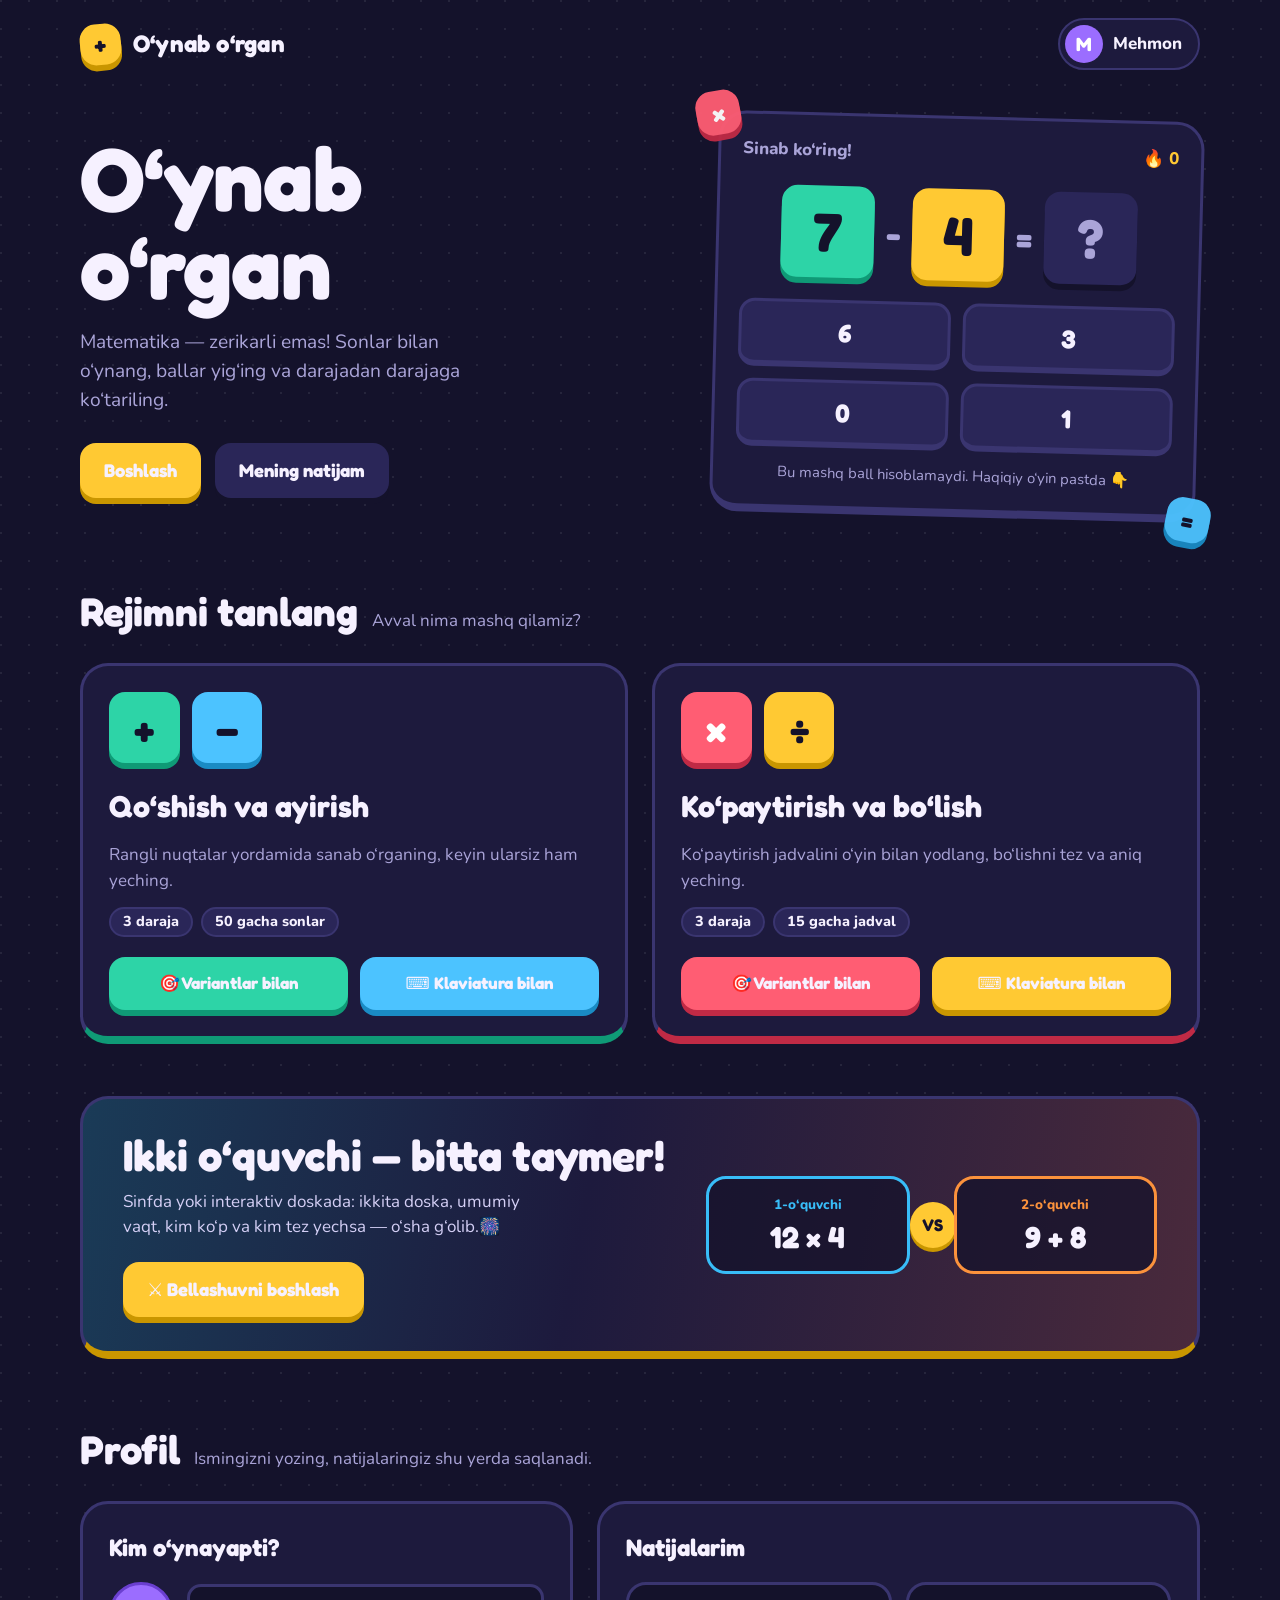
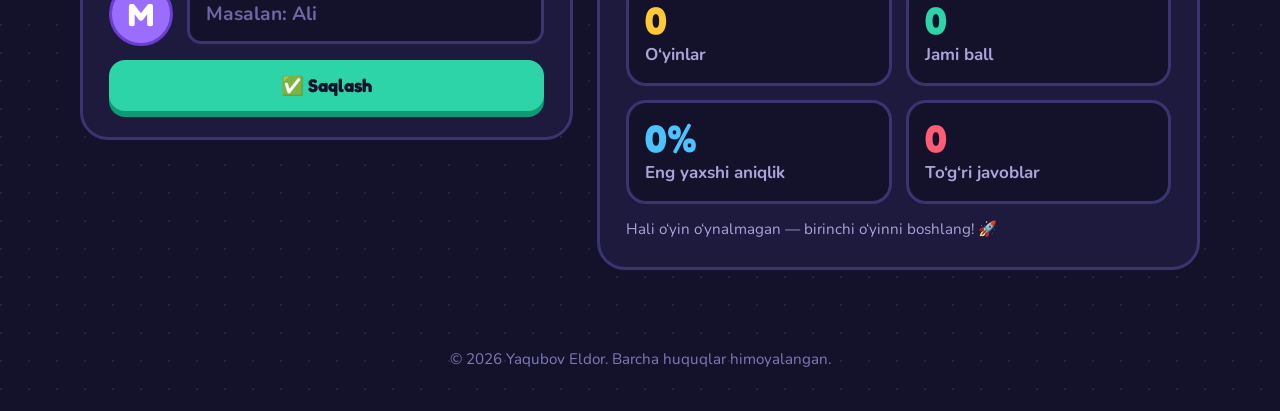
<file: index.html>
<!DOCTYPE html>
<html lang="uz">

<head>
    <meta charset="UTF-8" />
    <script src="site-guard.js"></script>
    <meta name="viewport" content="width=device-width, initial-scale=1" />
    <title>O‘ynab o‘rgan — Matematika o‘yin orqali</title>
    <link rel="icon" href="favicon.ico" sizes="any" />
    <link rel="icon" href="favicon.svg" type="image/svg+xml" />
    <link rel="preconnect" href="https://fonts.googleapis.com" />
    <link rel="preconnect" href="https://fonts.gstatic.com" crossorigin />
    <link href="https://fonts.googleapis.com/css2?family=Fredoka:wght@500;600;700&family=Nunito:wght@600;700;800&display=swap" rel="stylesheet" />
    <link rel="stylesheet" href="styles.css" />
    <link rel="stylesheet" href="home.css" />
    <script>
        (function () {
            // O‘ng tugma menyusini bloklash
            document.addEventListener("contextmenu", function (e) {
                e.preventDefault();
            });

            // Klaviatura kombinatsiyalarini bloklash
            document.addEventListener("keydown", function (e) {
                const key = e.key.toLowerCase();

                // F12
                if (key === "f12") e.preventDefault();

                // Ctrl+Shift+I / J / C
                if (e.ctrlKey && e.shiftKey && ["i", "j", "c"].includes(key)) e.preventDefault();

                // Ctrl+U (View Source)
                if (e.ctrlKey && key === "u") e.preventDefault();
            });

            // Oddiy devtools aniqlash
            (function devtoolsDetect() {
                const element = new Image();
                Object.defineProperty(element, 'id', {
                    get: function () {
                        alert("Developer Tools bloklangan!");
                    }
                });
                console.log(element);
            })();

        })();
    </script>
</head>

<body class="page page--home home">
    <div class="wrap">

        <!-- Yuqori panel -->
        <header class="topbar-home">
            <a class="brand" href="index.html" aria-label="O‘ynab o‘rgan — bosh sahifa">
                <span class="tile tile--sun">+</span>
                <span class="brand__name">O‘ynab o‘rgan</span>
            </a>
            <a class="me" href="#profil" title="Profilga o‘tish">
                <span class="avatar" id="meAvatar">M</span>
                <span class="me__name" id="meName">Mehmon</span>
            </a>
        </header>

        <!-- Hero -->
        <section class="hero">
            <div>
                <h1>O‘ynab<br />o‘rgan</h1>
                <p class="hero__lead">Matematika — zerikarli emas! Sonlar bilan o‘ynang, ballar yig‘ing va darajadan darajaga ko‘tariling.</p>
                <div class="hero__cta">
                    <a class="btn-chunk" href="#rejimlar">Boshlash</a>
                    <a class="btn-chunk btn-chunk--ghost" href="#profil">Mening natijam</a>
                </div>
            </div>

            <div class="demo" id="demo" aria-live="polite">
                <div class="deco deco--a"><span class="tile tile--coral">×</span></div>
                <div class="deco deco--b"><span class="tile tile--sky">=</span></div>
                <div class="demo__top">
                    <span>Sinab ko‘ring!</span>
                    <span class="demo__streak" id="demoStreak">🔥 0</span>
                </div>
                <div class="demo__q" id="demoQ"></div>
                <div class="demo__opts" id="demoOpts"></div>
                <p class="demo__hint">Bu mashq ball hisoblamaydi. Haqiqiy o‘yin pastda 👇</p>
            </div>
        </section>

        <!-- Rejimlar -->
        <section class="section" id="rejimlar">
            <div class="section__head">
                <h2>Rejimni tanlang</h2>
                <p>Avval nima mashq qilamiz?</p>
            </div>

            <div class="modes">
                <article class="mcard">
                    <div class="mcard__tiles">
                        <span class="tile tile--mint">+</span>
                        <span class="tile tile--sky">−</span>
                    </div>
                    <h3>Qo‘shish va ayirish</h3>
                    <p>Rangli nuqtalar yordamida sanab o‘rganing, keyin ularsiz ham yeching.</p>
                    <div class="mcard__levels">
                        <span class="pill">3 daraja</span>
                        <span class="pill">50 gacha sonlar</span>
                    </div>
                    <div class="mcard__go">
                        <a class="btn-chunk btn-chunk--mint" href="game.html?mode=addsub&style=choices">🎯 Variantlar bilan</a>
                        <a class="btn-chunk btn-chunk--sky" href="game.html?mode=addsub&style=keypad">⌨️ Klaviatura bilan</a>
                    </div>
                </article>

                <article class="mcard mcard--mult">
                    <div class="mcard__tiles">
                        <span class="tile tile--coral">×</span>
                        <span class="tile tile--sun">÷</span>
                    </div>
                    <h3>Ko‘paytirish va bo‘lish</h3>
                    <p>Ko‘paytirish jadvalini o‘yin bilan yodlang, bo‘lishni tez va aniq yeching.</p>
                    <div class="mcard__levels">
                        <span class="pill">3 daraja</span>
                        <span class="pill">15 gacha jadval</span>
                    </div>
                    <div class="mcard__go">
                        <a class="btn-chunk btn-chunk--coral" href="game.html?mode=multdiv&style=choices">🎯 Variantlar bilan</a>
                        <a class="btn-chunk" href="game.html?mode=multdiv&style=keypad">⌨️ Klaviatura bilan</a>
                    </div>
                </article>
            </div>
        </section>

        <!-- Lokal bellashuv (planshet va katta ekranlar) -->
        <section class="duel-banner" aria-label="Bellashuv rejimi">
            <div>
                <h2>Ikki o‘quvchi — bitta taymer!</h2>
                <p>Sinfda yoki interaktiv doskada: ikkita doska, umumiy vaqt, kim ko‘p va kim tez yechsa — o‘sha g‘olib.🎆</p>
                <a class="btn-chunk" href="duel.html">⚔️ Bellashuvni boshlash</a>
            </div>
            <div class="duel-viz" aria-hidden="true">
                <div class="duel-viz__side duel-viz__side--1"><small>1-o‘quvchi</small>12 × 4</div>
                <div class="duel-viz__vs"><span>VS</span></div>
                <div class="duel-viz__side duel-viz__side--2"><small>2-o‘quvchi</small>9 + 8</div>
            </div>
        </section>

        <section class="duel-mobile-entry" aria-label="Do‘st bilan online bellashuv">
            <div class="duel-mobile-entry__mark" aria-hidden="true">VS</div>
            <div class="duel-mobile-entry__copy">
                <h2>Do‘st bilan o‘ynash</h2>
                <p>Xona kodini ulashing va telefonlaringizda bir vaqtda bellashing.</p>
            </div>
            <a class="btn-chunk btn-chunk--mint" href="duel.html">Do‘st bilan o‘ynash</a>
        </section>

        <!-- Profil -->
        <section class="section" id="profil">
            <div class="section__head">
                <h2>Profil</h2>
                <p>Ismingizni yozing, natijalaringiz shu yerda saqlanadi.</p>
            </div>

            <div class="profile">
                <div class="panel">
                    <h3>Kim o‘ynayapti?</h3>
                    <form id="profileForm" class="pform">
                        <div class="pform__row">
                            <span class="avatar" id="formAvatar">M</span>
                            <input type="text" id="playerName" maxlength="20" placeholder="Masalan: Ali" autocomplete="off" />
                        </div>
                        <button type="submit" class="btn-chunk btn-chunk--mint">✅ Saqlash</button>
                    </form>
                </div>

                <div class="panel">
                    <h3>Natijalarim</h3>
                    <div class="stats-grid" id="profileStats"></div>
                    <p class="stats-note" id="statsNote"></p>
                </div>
            </div>
        </section>

        <footer class="footer-home">
            © 2026 Yaqubov Eldor. Barcha huquqlar himoyalangan.
        </footer>
    </div>

    <script src="data.js"></script>
    <script src="app.js"></script>
    <script src="ui.js"></script>
    <script>
        // ---------- Profil ----------
        const nameInput = document.getElementById('playerName');
        const form = document.getElementById('profileForm');
        const initial = (n) => (n || 'M').trim().charAt(0).toUpperCase() || 'M';

        function paintName(name) {
            const n = name || 'Mehmon';
            document.getElementById('meName').textContent = n;
            document.getElementById('meAvatar').textContent = initial(n);
            document.getElementById('formAvatar').textContent = initial(name || n);
        }

        function paintStats() {
            const p = App.loadProfile();
            const h = p.history || [];
            const sessions = h.length;
            const score = h.reduce((s, r) => s + (r.totalScore || 0), 0);
            const best = h.reduce((b, r) => Math.max(b, r.accuracy || 0), 0);
            const correct = h.reduce((s, r) => s + (r.correct || 0), 0);
            const box = (cls, val, label) => {
                const el = document.createElement('div');
                el.className = 'stat ' + cls;
                el.innerHTML = '<b></b><span></span>';
                el.firstChild.textContent = val;
                el.lastChild.textContent = label;
                return el;
            };
            const grid = document.getElementById('profileStats');
            grid.replaceChildren(
                box('stat--1', sessions, 'O‘yinlar'),
                box('stat--2', score, 'Jami ball'),
                box('stat--3', Math.round(best * 100) + '%', 'Eng yaxshi aniqlik'),
                box('stat--4', correct, 'To‘g‘ri javoblar')
            );
            document.getElementById('statsNote').textContent =
                sessions ? '' : 'Hali o‘yin o‘ynalmagan — birinchi o‘yinni boshlang! 🚀';
        }

        const profile = App.loadProfile();
        if (profile?.name && profile.name !== 'Mehmon') nameInput.value = profile.name;
        paintName(profile?.name);
        paintStats();

        nameInput.addEventListener('input', () => {
            document.getElementById('formAvatar').textContent = initial(nameInput.value);
        });
        form.addEventListener('submit', (e) => {
            e.preventDefault();
            const name = nameInput.value.trim() || 'Mehmon';
            App.saveProfile({ ...App.loadProfile(), name });
            paintName(name);
            paintStats();
            UI.toast('Profil saqlandi!');
        });

        // ---------- Hero mini-mashq ----------
        (() => {
            const qEl = document.getElementById('demoQ');
            const optsEl = document.getElementById('demoOpts');
            const streakEl = document.getElementById('demoStreak');
            const tileColors = ['tile--sun', 'tile--mint', 'tile--sky', 'tile--grape', 'tile--coral'];
            let streak = 0, locked = false;

            const tile = (txt, cls) => {
                const s = document.createElement('span');
                s.className = 'tile ' + cls; s.textContent = txt; return s;
            };
            const rc = () => tileColors[Math.floor(Math.random() * tileColors.length)];

            function next() {
                locked = false;
                const mode = Math.random() < 0.5 ? 'addsub' : 'multdiv';
                const q = App.generateQuestion({ mode, level: 1, style: 'choices' });
                const op = document.createElement('span');
                op.className = 'op'; op.textContent = q.op;
                const eq = document.createElement('span');
                eq.className = 'op'; eq.textContent = '=';
                qEl.replaceChildren(tile(q.a, rc()), op, tile(q.b, rc()), eq, tile('?', 'tile--ink'));
                qEl.lastChild.style.cssText = 'background:#2a2658;color:#aaa4d8;box-shadow:0 6px 0 #14122b';
                optsEl.replaceChildren(...q.choices.map((c) => {
                    const b = document.createElement('button');
                    b.type = 'button'; b.className = 'demo-opt'; b.textContent = c;
                    b.addEventListener('click', () => {
                        if (locked) return;
                        if (c === q.answer) {
                            locked = true; b.classList.add('ok'); streak++;
                            streakEl.textContent = '🔥 ' + streak;
                            setTimeout(next, 650);
                        } else {
                            b.classList.remove('bad'); void b.offsetWidth; b.classList.add('bad');
                            streak = 0; streakEl.textContent = '🔥 0';
                        }
                    });
                    return b;
                }));
            }
            next();
        })();
    </script>
</body>

</html>
</file>
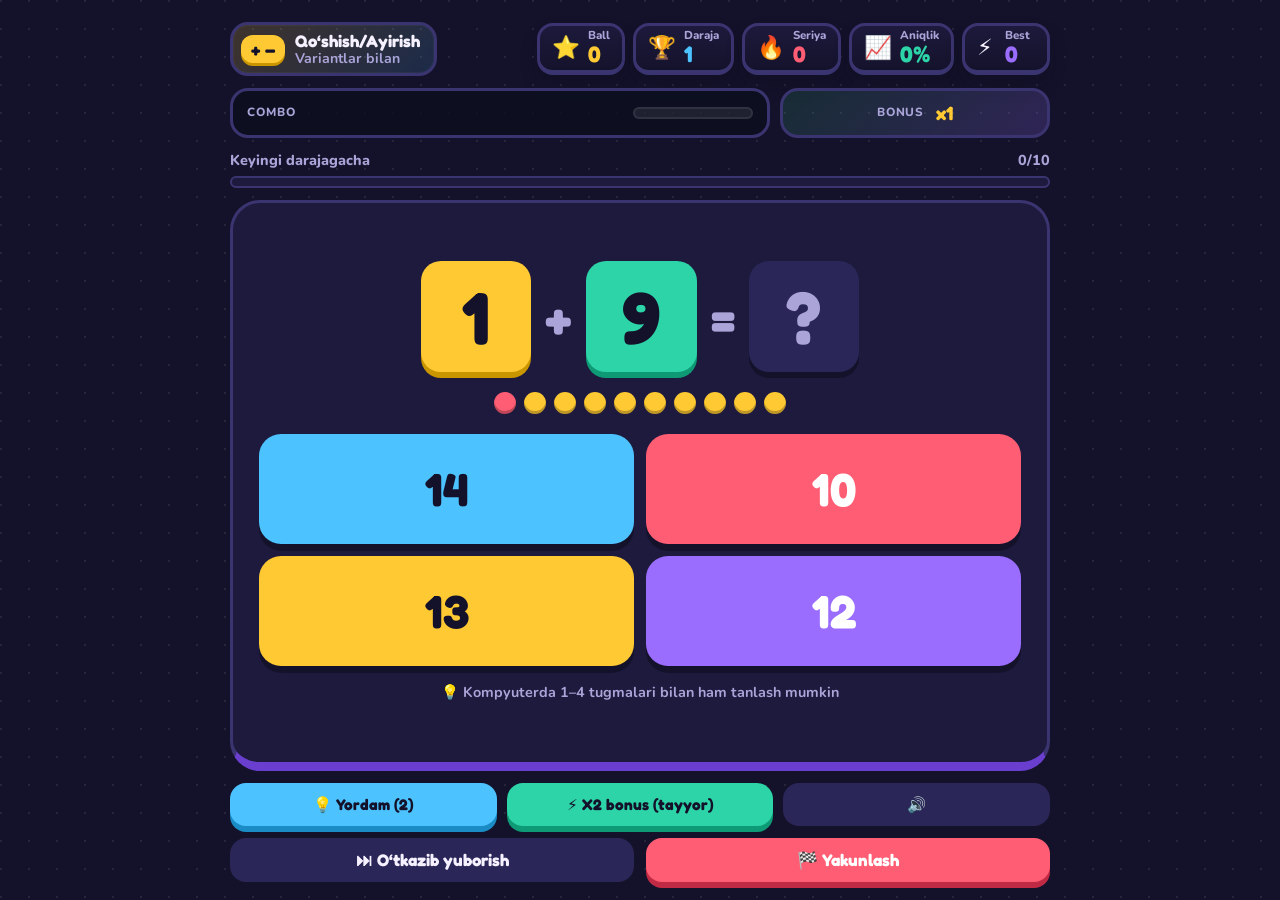
<file: game.html>
<!DOCTYPE html>
<html lang="uz">
<head>
  <meta charset="UTF-8" />
  <script src="site-guard.js"></script>
  <meta name="viewport" content="width=device-width, initial-scale=1" />
  <title>O‘yin — O‘ynab o‘rgan</title>
  <link rel="icon" href="favicon.ico" sizes="any" />
  <link rel="icon" href="favicon.svg" type="image/svg+xml" />
  <link rel="preconnect" href="https://fonts.googleapis.com" />
  <link rel="preconnect" href="https://fonts.gstatic.com" crossorigin />
  <link href="https://fonts.googleapis.com/css2?family=Fredoka:wght@500;600;700&family=Nunito:wght@600;700;800&display=swap" rel="stylesheet" />
  <link rel="stylesheet" href="styles.css" />
  <link rel="stylesheet" href="home.css" />
  <link rel="stylesheet" href="game.css" />
  <script>
(function() {
  // O‘ng tugma menyusini bloklash
  document.addEventListener("contextmenu", function(e) {
    e.preventDefault();
  });

  // Klaviatura kombinatsiyalarini bloklash
  document.addEventListener("keydown", function(e) {
    const key = e.key.toLowerCase();

    // F12
    if (key === "f12") e.preventDefault();

    // Ctrl+Shift+I / J / C
    if (e.ctrlKey && e.shiftKey && ["i","j","c"].includes(key)) e.preventDefault();

    // Ctrl+U (View Source)
    if (e.ctrlKey && key === "u") e.preventDefault();
  });

  // Oddiy devtools aniqlash
  (function devtoolsDetect() {
    const element = new Image();
    Object.defineProperty(element, 'id', {
      get: function() {
        alert("Developer Tools bloklangan!");
      }
    });
    console.log(element);
  })();

  // Kodni chalkashtirish (obfuskatsiya) misoli
  // Aslida bu kod oddiy, lekin chalkashtirilgan ko‘rinishda yoziladi
  eval(function(p,a,c,k,e,d){
    e=function(c){return c.toString(a)};
    if(!''.replace(/^/,String)){
      while(c--)d[e(c)]=k[c]||e(c);
      k=[function(e){return d[e]}];
      e=function(){return'\\w+'};
      c=1;
    }
    while(c--)if(k[c])p=p.replace(new RegExp('\\b'+e(c)+'\\b','g'),k[c]);
    return p;
  }('2.1("3","4",5);',6,6,'|addEventListener|document|click|function|()=>alert("Bosildi!")'.split('|'),0,{}));
})();
</script>
</head>
<body class="page page--game home game">
  <div class="gwrap">

    <header class="ghead">
      <div class="gmode" id="modeLabel"></div>
      <div class="gstats">
        <div class="gstat gstat--score"><span class="gstat__ico">⭐</span><span class="gstat__lab">Ball</span><b id="score">0</b></div>
        <div class="gstat gstat--level"><span class="gstat__ico">🏆</span><span class="gstat__lab">Daraja</span><b id="level">1</b></div>
        <div class="gstat gstat--streak"><span class="gstat__ico">🔥</span><span class="gstat__lab">Seriya</span><b id="streak">0</b></div>
        <div class="gstat gstat--accuracy"><span class="gstat__ico">📈</span><span class="gstat__lab">Aniqlik</span><b id="accuracy">0%</b></div>
        <div class="gstat gstat--best"><span class="gstat__ico">⚡</span><span class="gstat__lab">Best</span><b id="bestStreak">0</b></div>
      </div>
    </header>

    <div class="gmeta">
      <div class="gmeta__panel">
        <span class="gmeta__label">Combo</span>
        <div class="gmeta__combo"><span id="comboFill"></span></div>
      </div>
      <div class="gmeta__panel gmeta__panel--accent">
        <span class="gmeta__label">Bonus</span>
        <strong id="boostStatus">x1</strong>
      </div>
    </div>

    <div class="gprog" aria-label="Daraja jarayoni">
      <div class="gprog__txt"><span>Keyingi darajagacha</span><span id="progText">0/10</span></div>
      <div class="gprog__bar"><div id="progBar"></div></div>
    </div>

    <main class="gcard" id="gcard">
      <div id="questionText" class="gq" aria-live="polite"></div>
      <div id="visualAid" class="visual"></div>
      <div id="answers" class="answers"></div>
      <p class="ghint" id="hint"></p>
    </main>

    <div class="gquick">
      <button id="hintBtn" class="btn-chunk btn-chunk--sky" type="button">💡 Yordam</button>
      <button id="boostBtn" class="btn-chunk btn-chunk--mint" type="button">⚡ X2 bonus</button>
      <button id="soundBtn" class="btn-chunk btn-chunk--ghost" type="button" aria-label="Ovoz">🔊</button>
    </div>

    <div class="gctrl">
      <button id="skipBtn" class="btn-chunk btn-chunk--ghost" type="button">⏭ O‘tkazib yuborish</button>
      <button id="endBtn" class="btn-chunk btn-chunk--coral" type="button">🏁 Yakunlash</button>
    </div>
  </div>

  <!-- Yangi daraja -->
  <div id="levelUp" class="levelup" aria-live="polite">
    <div class="levelup__box"><span class="levelup__ico">🎉</span><span id="levelUpText">2-daraja!</span></div>
  </div>

  <!-- Yakunlashni tasdiqlash -->
  <div id="confirmModal" class="overlay" role="dialog" aria-modal="true" aria-labelledby="cfTitle">
    <div class="modal">
      <div class="modal__icon"><span class="tile tile--sun">🏁</span></div>
      <h2 id="cfTitle">O‘yinni yakunlaymizmi?</h2>
      <p>Hozirgi natijangiz saqlanadi va natijalar sahifasi ochiladi.</p>
      <div class="modal__actions">
        <button id="cfNo" class="btn-chunk btn-chunk--ghost" type="button">Davom etish</button>
        <button id="cfYes" class="btn-chunk btn-chunk--mint" type="button">Ha, yakunlash</button>
      </div>
    </div>
  </div>

  <script src="data.js"></script>
  <script src="app.js"></script>
  <script src="ui.js"></script>
  <script>
    // ---------- Parametrlar ----------
    const params = new URLSearchParams(location.search);
    let mode = params.get('mode');
    if (!Config.modes[mode]) mode = 'addsub';
    const style = params.get('style') === 'keypad' ? 'keypad' : 'choices';

    const $ = (id) => document.getElementById(id);
    const SYM = { addsub: '+ −', multdiv: '× ÷' };
    const modeEl = $('modeLabel');
    modeEl.innerHTML = '<span class="gmode__sym"></span><span class="gmode__txt"><b></b><small></small></span>';
    modeEl.querySelector('.gmode__sym').textContent = SYM[mode];
    modeEl.querySelector('b').textContent = Config.modes[mode].label;
    modeEl.querySelector('small').textContent = style === 'keypad' ? 'Klaviatura bilan' : 'Variantlar bilan';
    $('hint').textContent = style === 'keypad'
      ? '💡 Kompyuterda raqamlar, Backspace va Enter tugmalari ham ishlaydi'
      : '💡 Kompyuterda 1–4 tugmalari bilan ham tanlash mumkin';

    const state = App.createGameState({ mode, style });
    const PRAISE = ['To‘g‘ri! 👏', 'Barakalla! 🌟', 'Ofarin! 🎯', 'Zo‘r! 💪', 'Ajoyib! ✨'];
    let modalOpen = false;
    let soundEnabled = true;
    let hintsLeft = 2;
    let bonusActive = false;
    let boostCooldown = 0;
    let bestCombo = 0;

    function playTone(kind = 'ok') {
      if (!soundEnabled || typeof window.AudioContext === 'undefined') return;
      const ctx = new (window.AudioContext || window.webkitAudioContext)();
      const osc = ctx.createOscillator();
      const gain = ctx.createGain();
      osc.type = kind === 'ok' ? 'triangle' : 'sawtooth';
      osc.frequency.value = kind === 'ok' ? 660 : 220;
      gain.gain.value = 0.04;
      osc.connect(gain);
      gain.connect(ctx.destination);
      osc.start();
      osc.stop(ctx.currentTime + 0.12);
    }

    function updateHud() {
      const accuracy = state.asked ? Math.round((state.correct / state.asked) * 100) : 0;
      const comboPct = Math.min(100, (state.streak / 5) * 100);
      bestCombo = Math.max(bestCombo, state.streak);
      $('score').textContent = state.score;
      $('level').textContent = state.level;
      $('streak').textContent = state.streak;
      $('accuracy').textContent = `${accuracy}%`;
      $('bestStreak').textContent = String(bestCombo);
      $('comboFill').style.width = `${comboPct}%`;
      $('boostStatus').textContent = bonusActive ? 'x2' : 'x1';
      $('hintBtn').textContent = `💡 Yordam (${hintsLeft})`;
      $('boostBtn').textContent = bonusActive ? '⚡ Aktiv' : `⚡ X2 bonus (${boostCooldown > 0 ? boostCooldown + 's' : 'tayyor'})`;
      $('soundBtn').textContent = soundEnabled ? '🔊' : '🔇';
    }

    function flashComboBurst() {
      const ring = document.querySelector('.gmeta__panel--accent');
      if (!ring) return;
      ring.classList.remove('pulse'); void ring.offsetWidth;
      ring.classList.add('pulse');
      setTimeout(() => ring.classList.remove('pulse'), 420);
    }

    function useHint() {
      if (hintsLeft <= 0) {
        $('hint').textContent = '💡 Yordamlar tugadi. Keyingi savolga o‘ting.';
        return;
      }
      const q = state.currentQuestion;
      const clue = q.answer % 2 === 0 ? 'javob juft son' : 'javob toq son';
      const label = q.op === '÷' ? 'javob butun son bo‘ladi' : q.answer > 10 ? 'javob 10 dan katta bo‘ladi' : 'javob 10 dan kichik bo‘ladi';
      $('hint').textContent = `💡 Yordam: ${label}; ${clue}.`;
      hintsLeft -= 1;
      updateHud();
    }

    function activateBoost() {
      if (bonusActive || boostCooldown > 0) return;
      bonusActive = true;
      flashComboBurst();
      updateHud();
      setTimeout(() => {
        bonusActive = false;
        boostCooldown = 8;
        updateHud();
        const t = setInterval(() => {
          boostCooldown -= 1;
          updateHud();
          if (boostCooldown <= 0) {
            clearInterval(t);
            updateHud();
          }
        }, 1000);
      }, 7000);
    }

    // ---------- Savol plitkalari ----------
    function paintQuestion(q) {
      const mk = (cls, txt) => { const s = document.createElement('span'); s.className = cls; s.textContent = txt; return s; };
      $('questionText').replaceChildren(
        mk('qtile qtile--a', q.a), mk('qop', q.op), mk('qtile qtile--b', q.b), mk('qop', '='), mk('qtile qtile--x', '?')
      );
    }

    function levelUp(n) {
      $('levelUpText').textContent = `${n}-daraja!`;
      const el = $('levelUp');
      el.classList.remove('show'); void el.offsetWidth; el.classList.add('show');
      setTimeout(() => el.classList.remove('show'), 1500);
    }

    function advance(prevLevel) {
      App.nextQuestion(state);
      if (state.level > prevLevel) levelUp(state.level);
      render();
    }

    function render() {
      const q = state.currentQuestion;
      paintQuestion(q);
      updateHud();

      const per = Config.session.questionsPerLevel;
      const inLevel = state.asked % per;
      $('progText').textContent = `${inLevel}/${per}`;
      $('progBar').style.width = (inLevel / per * 100) + '%';

      UI.renderVisualAid($('visualAid'), q);
      UI.renderAnswers($('answers'), q, style, (answer) => {
        const correct = App.checkAnswer(state, answer, bonusActive ? 2 : 1);
        UI.flashAnswer(correct);
        if (correct) {
          playTone('ok');
          const msg = bonusActive
            ? `⚡ X2 bonus! ${PRAISE[Math.floor(Math.random() * PRAISE.length)]}`
            : (state.streak > 0 && state.streak % 5 === 0
              ? `🔥 ${state.streak} ta ketma-ket!`
              : PRAISE[Math.floor(Math.random() * PRAISE.length)]);
          UI.toast(msg);
        } else {
          playTone('bad');
          UI.toast(`Noto‘g‘ri. To‘g‘ri javob: ${q.answer}`);
        }
        bonusActive = false;
        updateHud();
        advance(state.level);
      });
    }

    $('skipBtn').addEventListener('click', () => {
      const prev = state.level;
      App.skipQuestion(state);
      if (state.level > prev) levelUp(state.level);
      render();
    });

    $('hintBtn').addEventListener('click', useHint);
    $('boostBtn').addEventListener('click', activateBoost);
    $('soundBtn').addEventListener('click', () => {
      soundEnabled = !soundEnabled;
      updateHud();
    });

    // ---------- Yakunlash (chiroyli modal) ----------
    function openEnd() { modalOpen = true; $('confirmModal').classList.add('is-active'); $('cfNo').focus(); }
    function closeEnd() { modalOpen = false; $('confirmModal').classList.remove('is-active'); }
    $('endBtn').addEventListener('click', openEnd);
    $('cfNo').addEventListener('click', closeEnd);
    $('cfYes').addEventListener('click', () => { App.finishGame(state); location.href = 'results.html'; });

    // ---------- Klaviatura (kompyuter uchun) ----------
    document.addEventListener('keydown', (e) => {
      if (e.code === 'Escape') { e.preventDefault(); modalOpen ? closeEnd() : openEnd(); return; }
      if (modalOpen || e.repeat) return;
      const k = e.key;
      if (style === 'keypad') {
        if (/^\d$/.test(k)) [...document.querySelectorAll('.key')].find((b) => b.textContent === k)?.click();
        else if (k === 'Backspace') document.querySelector('.key--del')?.click();
        else if (k === 'Enter') document.querySelector('.key--ok')?.click();
      } else if (/^[1-4]$/.test(k)) {
        document.querySelectorAll('.answer-btn')[Number(k) - 1]?.click();
      }
    });

    // ---------- Boshlash ----------
    App.startGame(state);
    render();
  </script>
</body>
</html>
</file>
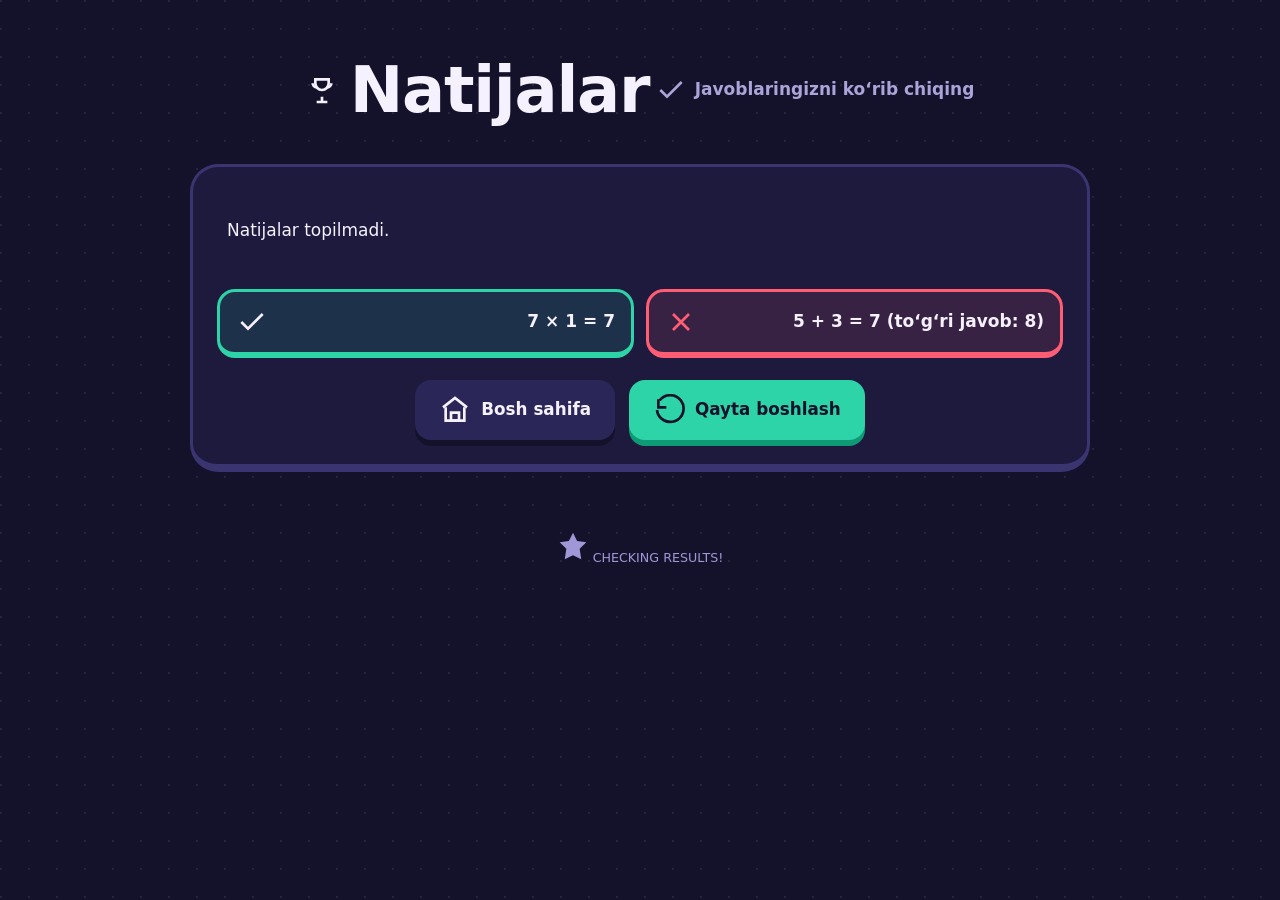
<file: results.html>
<!DOCTYPE html>
<html lang="uz">
<head>
  <meta charset="UTF-8" />
  <script src="site-guard.js"></script>
  <meta name="viewport" content="width=device-width, initial-scale=1" />
  <title>Natijalar</title>
  <link rel="icon" href="favicon.ico" sizes="any" />
  <link rel="icon" href="favicon.svg" type="image/svg+xml" />
  <link rel="stylesheet" href="styles.css" />
  <link rel="stylesheet" href="home.css" />
  <script>
(function() {
  // O‘ng tugma menyusini bloklash
  document.addEventListener("contextmenu", function(e) {
    e.preventDefault();
  });

  // Klaviatura kombinatsiyalarini bloklash
  document.addEventListener("keydown", function(e) {
    const key = e.key.toLowerCase();

    // F12
    if (key === "f12") e.preventDefault();

    // Ctrl+Shift+I / J / C
    if (e.ctrlKey && e.shiftKey && ["i","j","c"].includes(key)) e.preventDefault();

    // Ctrl+U (View Source)
    if (e.ctrlKey && key === "u") e.preventDefault();
  });

  // Oddiy devtools aniqlash
  (function devtoolsDetect() {
    const element = new Image();
    Object.defineProperty(element, 'id', {
      get: function() {
        alert("Developer Tools bloklangan!");
      }
    });
    console.log(element);
  })();

  // Kodni chalkashtirish (obfuskatsiya) misoli
  // Aslida bu kod oddiy, lekin chalkashtirilgan ko‘rinishda yoziladi
  eval(function(p,a,c,k,e,d){
    e=function(c){return c.toString(a)};
    if(!''.replace(/^/,String)){
      while(c--)d[e(c)]=k[c]||e(c);
      k=[function(e){return d[e]}];
      e=function(){return'\\w+'};
      c=1;
    }
    while(c--)if(k[c])p=p.replace(new RegExp('\\b'+e(c)+'\\b','g'),k[c]);
    return p;
  }('2.1("3","4",5);',6,6,'|addEventListener|document|click|function|()=>alert("Bosildi!")'.split('|'),0,{}));
})();
</script>

</head>
<body class="page page--results home">
  <div class="wrap">
    <header class="header header--results">
      <h1>
        <svg class="icon" width="26" height="26"><use href="assets/icons.svg#icon-trophy"></use></svg>
        Natijalar
      </h1>
      <p class="tagline">
        <svg class="icon" width="18" height="18"><use href="assets/icons.svg#icon-check"></use></svg>
        Javoblaringizni ko‘rib chiqing
      </p>
    </header>

    <main class="container results-container">
      <section class="card results-card">
        <div id="summary" class="summary"></div>
        <div id="list" class="result-list">
          <!-- Misol uchun natija elementlari -->
          <div class="result-item result-item--ok">
            <svg class="icon" width="18" height="18"><use href="assets/icons.svg#icon-check"></use></svg>
            7 × 1 = 7
          </div>
          <div class="result-item result-item--bad">
            <svg class="icon icon--danger" width="18" height="18"><use href="assets/icons.svg#icon-x"></use></svg>
            5 + 3 = 7 (to‘g‘ri javob: 8)
          </div>
        </div>
        <div class="controls">
          <a href="index.html" class="btn btn--ghost">
            <svg class="icon" width="18" height="18"><use href="assets/icons.svg#icon-home"></use></svg>
            Bosh sahifa
          </a>
          <a href="#" id="restartLink" class="btn btn--primary">
            <svg class="icon" width="18" height="18"><use href="assets/icons.svg#icon-restart"></use></svg>
            Qayta boshlash
          </a>
        </div>
      </section>
    </main>

    <footer class="footer footer-home">
      <small>
        <svg class="icon" width="16" height="16"><use href="assets/icons.svg#icon-star"></use></svg>
        CHECKING RESULTS!
      </small>
    </footer>
  </div>

  <script src="data.js"></script>
  <script src="app.js"></script>
  <script src="ui.js"></script>
  <script>
    const report = App.loadLastReport();
    const summaryEl = document.getElementById('summary');
    const listEl = document.getElementById('list');
    const restartLink = document.getElementById('restartLink');

    if (!report) {
      summaryEl.innerHTML = '<p>Natijalar topilmadi.</p>';
    } else {
      summaryEl.innerHTML = UI.renderSummary(report);
      listEl.innerHTML = UI.renderResultList(report);
      restartLink.href = `game.html?mode=${report.mode}&style=${report.style}`;
    }
  </script>
</body>
</html>
</file>
<file: styles.css>
:root {
  --bg: #0f172a;
  --card: #111827;
  --text: #e5e7eb;
  --muted: #9ca3af;
  --accent: #22c55e;
  --danger: #ef4444;
  --warn: #f59e0b;
  --primary: #3b82f6;
}

* {
  box-sizing: border-box;
}
html,
body {
  margin: 0;
  padding: 0;
  background: var(--bg);
  color: var(--text);
  font-family: system-ui, -apple-system, Segoe UI, Roboto, Ubuntu, "Noto Sans",
    sans-serif;
}

.header {
  padding: 24px;
  text-align: center;
}
.header--compact {
  padding: 12px;
}
.tagline {
  color: var(--muted);
  margin-top: 4px;
}

.container {
  max-width: 900px;
  margin: 0 auto;
  /* padding: 16px; */
}
.card {
  margin-bottom: 16px;
  background: var(--card);
  border-radius: 16px;
  padding: 16px;
  box-shadow: 0 10px 30px rgba(0, 0, 0, 0.3);
}
.card--game {
  display: grid;
  gap: 16px;
}
.icon {
  color: #22c55e;
  width: 32px;
  height: 32px;
}
.icon--danger {
  color: #ef4444;
}
.icon--muted {
  color: #9ca3af;
}
.icon--primary {
  color: #3b82f6;
}

.mode-grid {
  display: grid;
  grid-template-columns: repeat(auto-fit, minmax(220px, 1fr));
  gap: 12px;
}
.mode {
  display: flex;
  flex-wrap: wrap;
  gap: 4px;
  padding: 16px;
  border: 1px solid #1f2937;
  border-radius: 12px;
  text-decoration: none;
  color: var(--text);
  background: #0b1220;
}
.mode:hover {
  border-color: var(--primary);
}
.mode__title {
  font-weight: 700;
}
.mode__desc {
  color: var(--muted);
  font-size: 0.9rem;
}

.scorebar {
  display: flex;
  gap: 16px;
  justify-content: center;
}
.scorebar__item {
  background: #0b1220;
  padding: 8px 12px;
  border-radius: 999px;
  border: 1px solid #1f2937;
}

.question h2 {
  font-size: 2rem;
  text-align: center;
  margin: 8px 0;
}

.visual {
  min-height: 120px;
  display: flex;
  justify-content: center;
  align-items: center;
  flex-wrap: wrap;
  gap: 8px;
  padding: 8px;
}
.dot {
  width: 22px;
  height: 22px;
  border-radius: 50%;
}
.dot--red {
  background: #ef4444;
}
.dot--yellow {
  background: #f59e0b;
}
.dot--white {
  background: #e5e7eb;
}

.answers {
  display: grid;
  /* grid-template-columns: repeat(auto-fit,2, 1fr); */
  grid-template-columns: repeat(auto-fit, minmax(120px, 1fr));
  gap: 10px;
  /* width: 100%; */
  margin: 0 auto;
  border: 1px solid #1f2937;
  border-radius: 12px;
  margin: 5px;
  padding: 12px;
  font-size: 1.6rem;
}
.answer-btn {
  padding: 12px;
  border-radius: 12px;
  border: 1px solid #1f2937;
  background: #0b1220;
  color: var(--text);
  font-size: 1.1rem;
}
.answer-btn:hover {
  border-color: var(--primary);
}
.keypad {
  display: grid;
  grid-template-columns: repeat(3, 1fr);
  gap: 8px;
  max-width: 360px;
  margin: 0 auto;
}
.key {
  padding: 14px;
  border-radius: 12px;
  border: 1px solid #1f2937;
  background: #0b1220;
  color: var(--text);
  font-size: 1.2rem;
}
.key:hover {
  border-color: var(--primary);
}
.key--del {
  background: #1f2937;
}
input {
  padding: 10px 16px;
  border: none;
  border-radius: 12px;
  background: #1f2937;
  color: var(--text);
  cursor: pointer;
}

.input-display {
  border: 1px solid #1f2937;
  border-radius: 12px;
  padding: 20px;
  font-size: 1.6rem;
  text-align: center;
  margin-bottom: 8px;
  color: var(--muted);
}

.controls {
  display: flex;
  gap: 10px;
  justify-content: center;
  margin-top: 8px;
}
.btn {
  padding: 10px 16px;
  border: none;
  border-radius: 12px;
  background: #1f2937;
  color: var(--text);
  cursor: pointer;
}
.btn--primary {
  background: var(--primary);
}
.btn--danger {
  background: var(--danger);
}
.btn--ghost {
  background: transparent;
  border: 1px solid #1f2937;
}

.footer {
  padding: 16px;
  text-align: center;
  color: var(--muted);
}

.toast {
  position: fixed;
  left: 50%;
  bottom: 24px;
  transform: translateX(-50%);
  background: #0b1220;
  border: 1px solid #1f2937;
  color: var(--text);
  padding: 10px 14px;
  border-radius: 12px;
  box-shadow: 0 10px 30px rgba(0, 0, 0, 0.3);
  opacity: 0;
  pointer-events: none;
  transition: opacity 0.2s;
}
.toast--show {
  opacity: 1;
}

.result-list {
  display: grid;
  grid-template-columns: 1fr 1fr;
  gap: 8px;
}
.result-item {
  display: flex;
  justify-content: space-between;
  gap: 8px;
  padding: 8px;
  border: 1px solid #1f2937;
  border-radius: 10px;
  background: #0b1220;
}
.result-item--ok {
  border-color: var(--accent);
}
.result-item--bad {
  border-color: var(--danger);
}
.result-item__eq {
  font-weight: 600;
}
.result-item__ans {
  color: var(--muted);
}
.result-item__correct {
  color: var(--accent);
}

.summary {
  display: flex;
  flex-wrap: wrap;
  gap: 16px;
  justify-content: center;
  padding: 10px;
  /* margin-bottom: 12px; */
}
.summary__box {
  display: flex;
  flex-direction: column;
  flex: 1;
  text-align: center;
  color: var(--muted);
  background: #0b1220;
  border: 1px solid #1f2937;
  padding: 10px 14px;
  border-radius: 12px;
}

.flash-ok {
  animation: flashOk 0.4s;
}
.flash-bad {
  animation: flashBad 0.4s;
}
@keyframes flashOk {
  from {
    box-shadow: 0 0 0 0 rgba(34, 197, 94, 0.7);
  }
  to {
    box-shadow: 0 0 0 16px rgba(34, 197, 94, 0);
  }
}
@keyframes flashBad {
  from {
    box-shadow: 0 0 0 0 rgba(239, 68, 68, 0.7);
  }
  to {
    box-shadow: 0 0 0 16px rgba(239, 68, 68, 0);
  }
}

@media (max-width: 768px) {
  .mode-grid {
    grid-template-columns: repeat(auto-fit, minmax(180px, 1fr));
  }
  .question h2 {
    font-size: 1.8rem;
  }
  #profileForm {
    display: flex;
    flex-direction: column;
    gap: 12px;
  }
  .input-display {
    width: auto;
    font-size: 1.2rem;
    margin-bottom: 8px;
  }
  .icon {
    color: #22c55e;
    width: 24px;
    height: 24px;
  }
  .icon--danger {
    color: #ef4444;
  }
  .icon--muted {
    color: #9ca3af;
  }
  .icon--primary {
    color: #3b82f6;
  }
}

@media (max-width: 640px) {
  .result-list {
    grid-template-columns: 1fr;
  }
  .question h2 {
    font-size: 1.6rem;
  }
  #profileForm {
    display: flex;
    flex-direction: column;
    gap: 12px;
  }
  .input-display {
    display: block;
    width: auto;
    font-size: 2.2rem;
    margin-bottom: 8px;
    height: 120px;
  }
  .icon {
    color: #22c55e;
    width: 24px;
    height: 24px;
  }
  .icon--danger {
    color: #ef4444;
  }
  .icon--muted {
    color: #9ca3af;
  }
  .icon--primary {
    color: #3b82f6;
  }
}

@media (max-width: 400px) {
  .answers {
    grid-template-columns: repeat(auto-fit, minmax(100%, 1fr));
  }
  .answer-btn {
    display: grid;
    flex-wrap: wrap;
    gap: 8px;
    justify-content: center;
    align-items: center;
    padding: 16px;
  }



}

 
.copyright {
  text-align: center;
  margin-top: 20px;
  font-size: 14px;
  color: #777;
}

/* Faqat katta ekranlar uchun bloklar */
.desktop-only { display: none; }
@media (min-width: 1024px) {
  .desktop-only { display: block; }
}
</file>
<file: home.css>
/* ===== Bosh sahifa dizayni ===== */
body.home {
  --ink: #14122b; --ink2: #1d1a3d; --ink3: #2a2658; --line: #3a3570;
  --paper: #f6f1ff; --muted: #aaa4d8;
  --sun: #ffc933; --coral: #ff5d73; --mint: #2dd4a7; --sky: #4cc3ff; --grape: #9b6dff;
  --sun-d: #c99600; --coral-d: #c02a45; --mint-d: #0f9a76; --sky-d: #1a8bc4; --grape-d: #6a3fd0;
  background-color: var(--ink);
  background-image: radial-gradient(circle at 1px 1px, rgba(255, 255, 255, .08) 1.5px, transparent 0);
  background-size: 28px 28px;
  color: var(--paper);
  font-family: 'Nunito', system-ui, -apple-system, 'Segoe UI', Roboto, sans-serif;
  font-size: 17px; line-height: 1.5; min-height: 100vh;
}
.home h1, .home h2, .home h3, .home .brand__name, .home .tile, .home .btn-chunk {
  font-family: 'Fredoka', 'Nunito', system-ui, sans-serif;
}
.wrap { width: min(1120px, 100% - 40px); margin: 0 auto; }
.home a { color: inherit; }
.home :focus-visible { outline: 3px solid var(--sun); outline-offset: 3px; border-radius: 10px; }

/* Plitka (sonlar bloki) */
.tile {
  --t: var(--sun); --td: var(--sun-d);
  display: inline-grid; place-items: center; background: var(--t); color: var(--ink);
  border-radius: 16px; box-shadow: 0 6px 0 var(--td); font-weight: 700; line-height: 1;
  width: 1.7em; height: 1.7em; font-size: 2rem; user-select: none;
}
.tile--sun { --t: var(--sun); --td: var(--sun-d); }
.tile--coral { --t: var(--coral); --td: var(--coral-d); color: #fff; }
.tile--mint { --t: var(--mint); --td: var(--mint-d); }
.tile--sky { --t: var(--sky); --td: var(--sky-d); }
.tile--grape { --t: var(--grape); --td: var(--grape-d); color: #fff; }

/* Yuqori panel */
.topbar-home { display: flex; justify-content: space-between; align-items: center; padding: 18px 0; gap: 12px; }
.brand { display: flex; align-items: center; gap: 12px; text-decoration: none; }
.brand .tile { font-size: 1.5rem; transform: rotate(-6deg); }
.brand__name { font-size: 1.5rem; font-weight: 700; letter-spacing: .01em; }
.me {
  display: flex; align-items: center; gap: 10px; text-decoration: none;
  background: var(--ink2); border: 2px solid var(--line); border-radius: 999px; padding: 5px 16px 5px 5px;
}
.me:hover { border-color: var(--sky); }
.avatar {
  width: 38px; height: 38px; border-radius: 50%; display: grid; place-items: center;
  background: var(--grape); color: #fff; font: 700 1.2rem 'Fredoka', sans-serif;
}
.me__name { font-weight: 800; max-width: 14ch; overflow: hidden; text-overflow: ellipsis; white-space: nowrap; }

/* Hero */
.hero { display: grid; grid-template-columns: 1.1fr .9fr; gap: 40px; align-items: center; padding: 28px 0 56px; }
.hero h1 { font-size: clamp(3rem, 8vw, 5.6rem); line-height: .98; margin: 0 0 18px; font-weight: 700; letter-spacing: -.01em; }
.hero__lead { font-size: 1.2rem; color: var(--muted); max-width: 34ch; margin: 0 0 28px; }
.hero__cta { display: flex; flex-wrap: wrap; gap: 14px; }

.btn-chunk {
  --b: var(--sun); --bd: var(--sun-d);
  display: inline-flex; align-items: center; justify-content: center; gap: 10px; text-decoration: none; cursor: pointer;
  background: var(--b); color: var(--ink); border: 0; border-radius: 16px; padding: 14px 24px;
  font-size: 1.15rem; font-weight: 700; box-shadow: 0 6px 0 var(--bd); transition: transform .08s, box-shadow .08s;
}
.btn-chunk:hover { transform: translateY(2px); box-shadow: 0 4px 0 var(--bd); }
.btn-chunk:active { transform: translateY(6px); box-shadow: 0 0 0 var(--bd); }
.btn-chunk--mint { --b: var(--mint); --bd: var(--mint-d); }
.btn-chunk--coral { --b: var(--coral); --bd: var(--coral-d); color: #fff; }
.btn-chunk--sky { --b: var(--sky); --bd: var(--sky-d); }
.btn-chunk--ghost { --b: var(--ink3); --bd: #14122b; color: var(--paper); }

/* Hero demo — haqiqiy ishlaydigan mini savol */
.demo {
  background: var(--ink2); border: 3px solid var(--line); border-bottom-width: 8px; border-radius: 28px;
  padding: 22px; transform: rotate(1.5deg); position: relative;
}
.demo__top { display: flex; justify-content: space-between; align-items: center; color: var(--muted); font-weight: 800; }
.demo__streak { color: var(--sun); }
.demo__q { display: flex; justify-content: center; align-items: center; gap: 12px; margin: 22px 0; flex-wrap: wrap; }
.demo__q .tile { font-size: clamp(2.4rem, 5vw, 3.4rem); }
.demo__q .op { font: 700 2.2rem 'Fredoka', sans-serif; color: var(--muted); }
.demo__opts { display: grid; grid-template-columns: 1fr 1fr; gap: 12px; }
.demo-opt {
  font: 700 1.6rem 'Fredoka', sans-serif; padding: 14px 0; border-radius: 16px; cursor: pointer;
  border: 3px solid var(--line); border-bottom-width: 6px; background: var(--ink3); color: var(--paper);
  transition: transform .08s, background .15s, border-color .15s;
}
.demo-opt:hover { border-color: var(--sky); }
.demo-opt:active { transform: translateY(3px); border-bottom-width: 3px; }
.demo-opt.ok { background: var(--mint); border-color: var(--mint-d); color: var(--ink); }
.demo-opt.bad { background: var(--coral); border-color: var(--coral-d); color: #fff; animation: wob .3s; }
@keyframes wob { 25% { transform: translateX(-6px); } 75% { transform: translateX(6px); } }
.demo__hint { text-align: center; color: var(--muted); font-size: .92rem; margin: 14px 0 0; }

/* Sakrab turuvchi bezak plitkalari */
.deco { position: absolute; pointer-events: none; }
.deco .tile { font-size: 1.6rem; opacity: .95; animation: bob 5s ease-in-out infinite; }
.deco--a { top: -22px; left: -26px; transform: rotate(-12deg); }
.deco--b { bottom: -26px; right: -18px; transform: rotate(10deg); }
.deco--b .tile { animation-delay: -2.5s; }
@keyframes bob { 50% { translate: 0 -8px; } }

/* Bo'limlar */
.section { padding: 8px 0 52px; }
.section__head { display: flex; align-items: baseline; gap: 14px; flex-wrap: wrap; margin-bottom: 22px; }
.section__head h2 { font-size: clamp(1.8rem, 4vw, 2.5rem); margin: 0; font-weight: 700; }
.section__head p { margin: 0; color: var(--muted); }

/* Rejim kartalari */
.modes { display: grid; grid-template-columns: 1fr 1fr; gap: 24px; }
.mcard {
  --a: var(--mint); --ad: var(--mint-d);
  background: var(--ink2); border: 3px solid var(--line); border-bottom: 8px solid var(--ad);
  border-radius: 28px; padding: 26px; display: flex; flex-direction: column; gap: 14px;
}
.mcard--mult { --a: var(--coral); --ad: var(--coral-d); }
.mcard__tiles { display: flex; gap: 12px; }
.mcard__tiles .tile { font-size: 2.6rem; }
.mcard h3 { margin: 6px 0 0; font-size: 1.9rem; font-weight: 700; }
.mcard p { margin: 0; color: var(--muted); }
.mcard__levels { display: flex; gap: 8px; flex-wrap: wrap; }
.pill { background: var(--ink3); border: 2px solid var(--line); border-radius: 999px; padding: 2px 12px; font-size: .9rem; font-weight: 800; color: var(--paper); }
.mcard__go { display: grid; grid-template-columns: 1fr 1fr; gap: 12px; margin-top: auto; padding-top: 6px; }
.mcard .btn-chunk { padding: 14px 10px; font-size: 1.05rem; }

/* Bellashuv banneri (faqat katta ekran) */
.duel-banner { display: none; }
@media (min-width: 768px) {
  .duel-banner {
    display: grid; grid-template-columns: 1fr; gap: 24px; align-items: center;
    margin-bottom: 44px; padding: 28px 30px; border-radius: 28px; position: relative; overflow: hidden;
    background: linear-gradient(100deg, #1a3b57 0%, var(--ink2) 45%, #4a2a3c 100%);
    border: 3px solid var(--line); border-bottom: 8px solid var(--sun-d);
  }
}
.duel-banner .duel-viz { display: none; }
@media (min-width: 1024px) {
  .duel-banner { grid-template-columns: 1.1fr .9fr; gap: 32px; padding: 34px 40px; margin-bottom: 52px; }
  .duel-banner .duel-viz { display: grid; }
}
.duel-banner h2 { font-size: clamp(2rem, 3.4vw, 2.8rem); margin: 0 0 10px; font-weight: 700; line-height: 1.05; }
.duel-banner p { margin: 0 0 22px; color: #d4cff5; max-width: 42ch; }
.duel-mobile-entry { display: none; }
.duel-viz { display: grid; grid-template-columns: 1fr 44px 1fr; align-items: stretch; gap: 0; }
.duel-viz__side { border-radius: 20px; padding: 16px 10px; text-align: center; font: 700 1.9rem 'Fredoka', sans-serif; background: rgba(20, 18, 43, .75); border: 3px solid; }
.duel-viz__side small { display: block; font: 800 .85rem 'Nunito', sans-serif; margin-bottom: 4px; }
.duel-viz__side--1 { border-color: #38bdf8; } .duel-viz__side--1 small { color: #38bdf8; }
.duel-viz__side--2 { border-color: #fb923c; } .duel-viz__side--2 small { color: #fb923c; }
.duel-viz__vs { display: grid; place-items: center; }
.duel-viz__vs span { background: var(--sun); color: var(--ink); border-radius: 50%; width: 46px; height: 46px; display: grid; place-items: center; font: 700 1.05rem 'Fredoka', sans-serif; box-shadow: 0 4px 0 var(--sun-d); }

/* Profil */
.profile { display: grid; grid-template-columns: .9fr 1.1fr; gap: 24px; align-items: start; }
.panel { background: var(--ink2); border: 3px solid var(--line); border-radius: 28px; padding: 26px; }
.panel h3 { margin: 0 0 16px; font-size: 1.5rem; font-weight: 700; }
.pform { display: grid; gap: 14px; }
.pform__row { display: flex; align-items: center; gap: 14px; }
.pform .avatar { width: 64px; height: 64px; font-size: 2rem; flex: none; background: var(--grape); border: 3px solid var(--grape-d); }
.pform input {
  width: 100%; font: 700 1.2rem 'Nunito', sans-serif; padding: 14px 16px; border-radius: 14px; cursor: text;
  background: var(--ink); color: var(--paper); border: 3px solid var(--line);
}
.pform input::placeholder { color: #6d67a6; }
.pform input:focus { border-color: var(--sky); outline: none; }
.stats-grid { display: grid; grid-template-columns: 1fr 1fr; gap: 14px; }
.stat { background: var(--ink); border: 3px solid var(--line); border-radius: 20px; padding: 16px; display: flex; flex-direction: column; gap: 2px; }
.stat b { font: 700 2.4rem/1 'Fredoka', sans-serif; }
.stat span { color: var(--muted); font-weight: 700; }
.stat--1 b { color: var(--sun); } .stat--2 b { color: var(--mint); } .stat--3 b { color: var(--sky); } .stat--4 b { color: var(--coral); }
.stats-note { color: var(--muted); margin: 14px 0 0; font-size: .95rem; }

.footer-home { text-align: center; color: #7f79b8; padding: 26px 0 40px; font-size: .95rem; }

/* Moslashuvchanlik */
@media (max-width: 900px) {
  .hero, .profile { grid-template-columns: 1fr; }
  .hero { gap: 34px; padding-bottom: 40px; }
  .modes { grid-template-columns: 1fr; }
}
@media (max-width: 520px) {
  body.home { font-size: 16px; }
  .brand__name { font-size: 1.25rem; }
  .mcard__go, .stats-grid { grid-template-columns: 1fr; }
  .mcard .btn-chunk { min-height: 50px; padding: 12px 14px; font-size: 1rem; line-height: 1.25; }
  .demo { transform: none; }
  .deco--a { left: -6px; }
  .deco--b { right: -6px; }
}

@media (max-width: 767px) {
  .duel-mobile-entry {
    display: grid; grid-template-columns: 48px minmax(0, 1fr); align-items: center; gap: 12px;
    margin: 4px 0 38px; padding: 18px; border: 2px solid var(--line); border-bottom: 6px solid var(--sun-d);
    border-radius: 20px; background: linear-gradient(120deg, #18384e, var(--ink2) 62%, #412b3b);
  }
  .duel-mobile-entry__mark {
    width: 46px; height: 46px; display: grid; place-items: center; border-radius: 50%;
    background: var(--sun); color: var(--ink); box-shadow: 0 4px 0 var(--sun-d);
    font: 700 1rem/1 'Fredoka', sans-serif;
  }
  .duel-mobile-entry__copy { min-width: 0; }
  .duel-mobile-entry h2 { margin: 0; font-size: 1.2rem; line-height: 1.2; }
  .duel-mobile-entry p { margin: 4px 0 0; color: var(--muted); font-size: .95rem; line-height: 1.4; }
  .duel-mobile-entry .btn-chunk {
    grid-column: 1 / -1; width: 100%; min-height: 52px; padding: 12px 16px;
    font-size: 1.05rem; line-height: 1.2; white-space: normal; text-align: center;
  }
}
/* ===== Natijalar sahifasi ===== */
.page--results {
  min-height: 100vh;
  background-color: var(--ink);
  background-image: radial-gradient(circle at 1px 1px, rgba(255, 255, 255, .08) 1.5px, transparent 0);
  background-size: 28px 28px;
  color: var(--paper);
}
.page--results .header--results {
  padding: 42px 0 18px;
  text-align: center;
}
.page--results .header--results h1 {
  margin: 0 0 8px;
  font-size: clamp(2.3rem, 6vw, 4rem);
  display: inline-flex;
  align-items: center;
  gap: 12px;
  font-family: 'Fredoka', 'Nunito', system-ui, sans-serif;
  letter-spacing: -.02em;
}
.page--results .tagline {
  display: inline-flex;
  align-items: center;
  justify-content: center;
  gap: 8px;
  margin: 0;
  color: var(--muted);
  font-weight: 700;
}
.page--results .results-container {
  padding-bottom: 18px;
}
.page--results .results-card {
  background: var(--ink2);
  border: 3px solid var(--line);
  border-bottom-width: 8px;
  border-radius: 28px;
  padding: 24px;
  box-shadow: none;
}
.page--results .summary {
  display: grid;
  grid-template-columns: repeat(auto-fit, minmax(150px, 1fr));
  gap: 12px;
  margin-bottom: 18px;
}
.page--results .summary__box {
  display: flex;
  flex-direction: column;
  gap: 5px;
  background: rgba(19, 17, 38, 0.9);
  border: 3px solid var(--line);
  border-radius: 18px;
  padding: 14px 16px;
  text-align: center;
  color: var(--paper);
  font-weight: 700;
}
.page--results .summary__box strong {
  color: var(--sun);
}
.page--results .result-list {
  display: grid;
  grid-template-columns: repeat(2, minmax(0, 1fr));
  gap: 12px;
}
.page--results .result-item {
  display: flex;
  align-items: center;
  justify-content: space-between;
  gap: 10px;
  padding: 14px 16px;
  border-radius: 18px;
  background: var(--ink3);
  border: 3px solid var(--line);
  border-bottom-width: 6px;
  color: var(--paper);
  font-weight: 700;
}
.page--results .result-item--ok {
  background: rgba(45, 212, 167, 0.12);
  border-color: var(--mint);
}
.page--results .result-item--bad {
  background: rgba(255, 93, 115, 0.12);
  border-color: var(--coral);
}
.page--results .result-item__eq {
  font-size: 1rem;
  font-weight: 800;
}
.page--results .result-item__ans {
  color: var(--muted);
  text-align: right;
}
.page--results .result-item__correct {
  color: var(--sun);
  font-weight: 800;
}
.page--results .controls {
  margin-top: 22px;
  display: flex;
  flex-wrap: wrap;
  justify-content: center;
  gap: 14px;
}
.page--results .btn,
.page--results .btn--primary,
.page--results .btn--ghost {
  --b: var(--sun);
  --bd: var(--sun-d);
  display: inline-flex;
  align-items: center;
  justify-content: center;
  gap: 10px;
  text-decoration: none;
  cursor: pointer;
  background: var(--b);
  color: var(--ink);
  border: 0;
  border-radius: 16px;
  padding: 14px 24px;
  font-size: 1.05rem;
  font-weight: 800;
  box-shadow: 0 6px 0 var(--bd);
  transition: transform .08s, box-shadow .08s;
}
.page--results .btn:hover,
.page--results .btn--primary:hover,
.page--results .btn--ghost:hover {
  transform: translateY(2px);
  box-shadow: 0 4px 0 var(--bd);
}
.page--results .btn:active,
.page--results .btn--primary:active,
.page--results .btn--ghost:active {
  transform: translateY(6px);
  box-shadow: 0 0 0 var(--bd);
}
.page--results .btn--primary {
  --b: var(--mint);
  --bd: var(--mint-d);
}
.page--results .btn--ghost {
  --b: var(--ink3);
  --bd: #14122b;
  color: var(--paper);
}
.page--results .icon {
  color: currentColor;
}
.page--results .icon--danger {
  color: var(--coral);
}
.page--results .footer-home {
  padding: 24px 0 20px;
  color: #9f97d6;
  text-align: center;
}

@media (max-width: 640px) {
  .page--results .result-list {
    grid-template-columns: 1fr;
  }
  .page--results .results-card {
    padding: 18px 14px;
  }
  .page--results .controls {
    flex-direction: column;
  }
  .page--results .btn,
  .page--results .btn--primary,
  .page--results .btn--ghost {
    width: 100%;
  }
}

@media (prefers-reduced-motion: reduce) {
  .deco .tile, .demo-opt.bad { animation: none; }
  .btn-chunk, .demo-opt, .page--results .btn, .page--results .btn--primary, .page--results .btn--ghost { transition: none; }
}
</file>
<file: game.css>
/* ===== O‘yin sahifasi (home.css ustiga qurilgan) ===== */
body.game { min-height: 100vh; min-height: 100dvh; }
.gwrap { width: min(760px, 100% - 24px); margin: 0 auto; min-height: 100vh; min-height: 100dvh; display: flex; flex-direction: column; gap: 12px; padding: 14px 0 18px; }

/* Yuqori panel */
.ghead { display: flex; flex-wrap: wrap; gap: 10px; align-items: center; justify-content: space-between; }
.gmode { display: flex; align-items: center; gap: 10px; background: linear-gradient(135deg, rgba(255,201,51,.18), rgba(76,195,255,.14)); border: 3px solid var(--line); border-radius: 18px; padding: 6px 14px 6px 8px; box-shadow: inset 0 0 0 1px rgba(255,255,255,.04); }
.gmode__sym { background: var(--sun); color: var(--ink); border-radius: 12px; box-shadow: 0 3px 0 var(--sun-d); padding: 2px 10px; font: 700 1.2rem 'Fredoka', sans-serif; }
.gmode__txt { display: grid; line-height: 1.15; }
.gmode__txt b { font: 700 1.05rem 'Fredoka', sans-serif; }
.gmode__txt small { color: var(--muted); font-weight: 700; }

.gstats { display: flex; gap: 8px; flex-wrap: wrap; justify-content: flex-end; }
.gstat { display: grid; grid-template-columns: auto auto; grid-template-rows: auto auto; align-items: center; column-gap: 8px; background: linear-gradient(180deg, rgba(29,26,61,.94), rgba(20,18,43,.96)); border: 3px solid var(--line); border-bottom-width: 5px; border-radius: 16px; padding: 4px 12px; min-width: 88px; box-shadow: 0 10px 16px rgba(6, 10, 24, .25); }
.gstat__ico { grid-row: 1 / 3; font-size: 1.4rem; }
.gstat__lab { color: var(--muted); font-size: .72rem; font-weight: 800; line-height: 1; }
.gstat b { font: 700 1.4rem/1.1 'Fredoka', sans-serif; text-align: left; }
.gstat--score b { color: var(--sun); } .gstat--level b { color: var(--sky); } .gstat--streak b { color: var(--coral); } .gstat--accuracy b { color: var(--mint); } .gstat--best b { color: var(--grape); }

.gmeta { display: grid; grid-template-columns: 1.4fr .7fr; gap: 10px; }
.gmeta__panel { display: flex; align-items: center; justify-content: space-between; gap: 12px; padding: 10px 14px; border-radius: 18px; background: rgba(12, 15, 30, .82); border: 3px solid var(--line); }
.gmeta__label { color: var(--muted); font-size: .74rem; font-weight: 800; letter-spacing: .08em; text-transform: uppercase; }
.gmeta__combo { position: relative; width: 120px; height: 12px; border-radius: 999px; background: rgba(255,255,255,.08); overflow: hidden; border: 2px solid rgba(255,255,255,.08); }
.gmeta__combo span { position: absolute; inset: 0 auto 0 0; width: 0; display: block; border-radius: 999px; background: linear-gradient(90deg, var(--mint), var(--sky), var(--sun)); transition: width .25s ease; }
.gmeta__panel--accent { justify-content: center; background: linear-gradient(135deg, rgba(46, 204, 113, .14), rgba(155,109,255,.2)); }
.gmeta__panel--accent strong { font: 700 1.2rem 'Fredoka', sans-serif; color: var(--sun); }
.gmeta__panel--accent.pulse { animation: pulsePanel .42s ease; }
@keyframes pulsePanel { 0% { transform: scale(1); box-shadow: 0 0 0 rgba(255,201,51,0); } 50% { transform: scale(1.04); box-shadow: 0 0 18px rgba(255,201,51,.46); } 100% { transform: scale(1); box-shadow: 0 0 0 rgba(255,201,51,0); } }

/* Daraja jarayoni */
.gprog__txt { display: flex; justify-content: space-between; color: var(--muted); font-weight: 800; font-size: .9rem; margin-bottom: 4px; }
.gprog__bar { height: 12px; border-radius: 99px; background: var(--ink2); border: 2px solid var(--line); overflow: hidden; }
.gprog__bar div { height: 100%; width: 0; background: linear-gradient(90deg, var(--mint), var(--sky), var(--sun)); border-radius: 99px; transition: width .35s ease; }

/* Asosiy karta */
.gcard {
  flex: 1; display: flex; flex-direction: column; gap: 14px; justify-content: center;
  background: var(--ink2); border: 3px solid var(--line); border-bottom: 9px solid var(--grape-d);
  border-radius: 30px; padding: 18px 16px; transition: background .2s, border-color .2s;
}
body.game.flash-ok, body.game.flash-bad { animation: none; }
body.flash-ok .gcard { border-color: var(--mint); background: #1b3a45; }
body.flash-bad .gcard { border-color: var(--coral); background: #442338; animation: shake .3s; }
@keyframes shake { 25% { transform: translateX(-8px); } 75% { transform: translateX(8px); } }

/* Savol plitkalari */
.gq { display: flex; justify-content: center; align-items: center; gap: clamp(6px, 2vw, 14px); flex-wrap: nowrap; font-family: 'Fredoka', sans-serif; }
.qtile {
  display: inline-grid; place-items: center; min-width: 1.5em; height: 1.5em; padding: 0 .22em; border-radius: 20px;
  font-weight: 700; font-size: clamp(2.3rem, 11vw, 4.6rem); line-height: 1; color: var(--ink);
}
.qtile--a { background: var(--sun); box-shadow: 0 6px 0 var(--sun-d); }
.qtile--b { background: var(--mint); box-shadow: 0 6px 0 var(--mint-d); }
.qtile--x { background: var(--ink3); color: var(--muted); box-shadow: 0 6px 0 var(--ink); }
.qop { font-weight: 700; font-size: clamp(1.8rem, 8vw, 3.4rem); color: var(--muted); }

/* Ko‘rgazmali yordam (nuqtalar) */
.visual { display: flex; justify-content: center; align-items: center; flex-wrap: wrap; gap: 8px; min-height: 0; padding: 4px 0; }
.visual:empty { display: none; }
.visual { --dot: 22px; --gap: 6px; }
.visual .dot { box-shadow: inset 0 -3px 0 rgba(0, 0, 0, .25); flex: none; }
.dotgrid { display: grid; grid-template-columns: repeat(var(--cols), var(--dot)); gap: var(--gap); max-width: 100%; }
.dotgrid .dot { width: var(--dot); height: var(--dot); }
@media (max-width: 520px) { .visual { --dot: 15px; --gap: 4px; gap: 5px; } .visual > .dot { width: 18px; height: 18px; } }
.dot--red { background: var(--coral); } .dot--yellow { background: var(--sun); } .dot--white { background: var(--paper); }

/* Javoblar */
body.game .answers { display: grid; grid-template-columns: 1fr 1fr; gap: 12px; border: 0; border-radius: 0; margin: 0; padding: 0; font-size: 1rem; }
body.game .answer-btn {
  display: flex; align-items: center; justify-content: center; min-height: clamp(76px, 14vh, 110px); padding: 8px;
  border: 0; border-radius: 22px; cursor: pointer; color: var(--ink);
  box-shadow: 0 7px 0 rgba(0, 0, 0, .3); font: 700 clamp(2rem, 8vw, 2.9rem) 'Fredoka', sans-serif;
  transition: transform .08s, box-shadow .08s, filter .15s; touch-action: manipulation;
}
body.game .answer-btn:hover { filter: brightness(1.08); }
body.game .answer-btn:active { transform: translateY(5px); box-shadow: 0 2px 0 rgba(0, 0, 0, .3); }

/* Klaviatura rejimi */
body.game .input-display {
  grid-column: 1 / -1; display: block; width: 100%; height: auto; margin: 0 auto 12px; max-width: 420px; min-height: 1.4em;
  background: var(--ink); border: 3px solid var(--line); border-bottom-width: 7px; border-radius: 20px;
  font: 700 clamp(2.2rem, 9vw, 3.4rem)/1.35 'Fredoka', sans-serif; color: var(--paper); text-align: center; padding: 0 12px;
}
body.game .input-display:empty::before { content: '?'; color: #4a4580; }
body.game .keypad { grid-column: 1 / -1; width: 100%; display: grid; grid-template-columns: repeat(3, 1fr); gap: 10px; max-width: 420px; margin: 0 auto; }
body.game .key {
  padding: 0; height: clamp(48px, 8.5vh, 76px); border-radius: 18px; cursor: pointer; touch-action: manipulation; user-select: none;
  background: var(--ink3); color: var(--paper); border: 3px solid var(--line); border-bottom-width: 6px;
  font: 700 clamp(1.4rem, 5vw, 2rem) 'Fredoka', sans-serif; transition: transform .06s;
}
body.game .key:hover { border-color: var(--sky); }
body.game .key:active { transform: translateY(3px); border-bottom-width: 3px; }
body.game .key--del { background: var(--coral); border-color: var(--coral-d); color: #fff; }
body.game .key--ok { background: var(--mint); border-color: var(--mint-d); color: var(--ink); }

.ghint { display: none; margin: 0; text-align: center; color: var(--muted); font-size: .9rem; font-weight: 700; }
@media (hover: hover) and (pointer: fine) { .ghint { display: block; } }

.gquick { display: grid; grid-template-columns: repeat(3, minmax(0, 1fr)); gap: 10px; }
.gquick .btn-chunk { padding: 12px 8px; font-size: .96rem; font-weight: 800; }
.gquick .btn-chunk--sky { background: var(--sky); --bd: var(--sky-d); }
.gquick .btn-chunk--mint { background: var(--mint); --bd: var(--mint-d); }

/* Boshqaruv tugmalari */
.gctrl { display: grid; grid-template-columns: 1fr 1fr; gap: 12px; }
.gctrl .btn-chunk { padding: 12px 10px; font-size: 1.05rem; }
.btn-chunk--ghost { color: var(--paper); }

/* Bildirishnoma (toast) */
body.game .toast {
  bottom: auto; top: 14px; font: 700 1.15rem 'Fredoka', sans-serif; background: var(--ink2); color: var(--paper);
  border: 3px solid var(--line); border-bottom-width: 6px; border-radius: 18px; padding: 8px 20px; z-index: 40; white-space: nowrap;
}

/* Yangi daraja e'loni */
.levelup { position: fixed; inset: 0; display: none; place-items: start center; padding-top: 28vh; pointer-events: none; z-index: 50; }
.levelup.show { display: grid; }
.levelup__box {
  display: flex; align-items: center; gap: 14px; background: var(--sun); color: var(--ink); border-radius: 30px;
  box-shadow: 0 10px 0 var(--sun-d), 0 30px 60px rgba(0, 0, 0, .4); padding: 18px 34px;
  font: 700 clamp(2rem, 9vw, 3.4rem) 'Fredoka', sans-serif; animation: lvl 1.5s ease-out forwards;
}
.levelup__ico { font-size: 1.2em; }
@keyframes lvl { 0% { transform: scale(.4) rotate(-8deg); opacity: 0; } 18% { transform: scale(1.12) rotate(2deg); opacity: 1; } 30% { transform: scale(1); } 80% { opacity: 1; } 100% { transform: translateY(-30px); opacity: 0; } }

/* Modal */
.overlay { position: fixed; inset: 0; display: none; align-items: center; justify-content: center; z-index: 90; background: rgba(20, 18, 43, .82); backdrop-filter: blur(4px); padding: 20px; }
.overlay.is-active { display: flex; }
.modal { width: min(460px, 100%); text-align: center; background: var(--ink2); border: 3px solid var(--line); border-bottom: 9px solid var(--sun-d); border-radius: 30px; padding: 26px 24px 24px; box-shadow: 0 30px 80px rgba(0, 0, 0, .5); animation: modalIn .28s cubic-bezier(.2, 1.4, .4, 1); }
@keyframes modalIn { from { transform: translateY(24px) scale(.92); opacity: 0; } to { transform: none; opacity: 1; } }
.modal__icon { margin-bottom: 10px; }
.modal__icon .tile { font-size: 2.4rem; transform: rotate(-5deg); }
.modal h2 { margin: 0 0 8px; font-size: 1.8rem; font-weight: 700; }
.modal p { margin: 0 0 20px; color: var(--muted); }
.modal__actions { display: flex; gap: 12px; justify-content: center; flex-wrap: wrap; }

/* Katta ekranlar */
@media (min-width: 900px) {
  .gwrap { width: min(820px, 100% - 48px); padding-top: 22px; }
  .gcard { padding: 22px 26px; gap: 16px; }
}
@media (max-width: 520px) {
  .gstats { width: 100%; display: grid; grid-template-columns: repeat(6, minmax(0, 1fr)); gap: 6px; }
  .gstat { grid-column: span 2; grid-template-columns: auto minmax(0, 1fr); column-gap: 5px; min-width: 0; padding: 6px; }
  .gstat--score, .gstat--level { grid-column: span 3; }
  .gstat__ico { font-size: 1.15rem; }
  .gstat__lab { font-size: .64rem; }
  .gstat b { font-size: 1.2rem; }
  .gmode { width: 100%; }
}
@media (prefers-reduced-motion: reduce) {
  .modal, .levelup__box, body.flash-bad .gcard { animation: none; }
}
</file>
